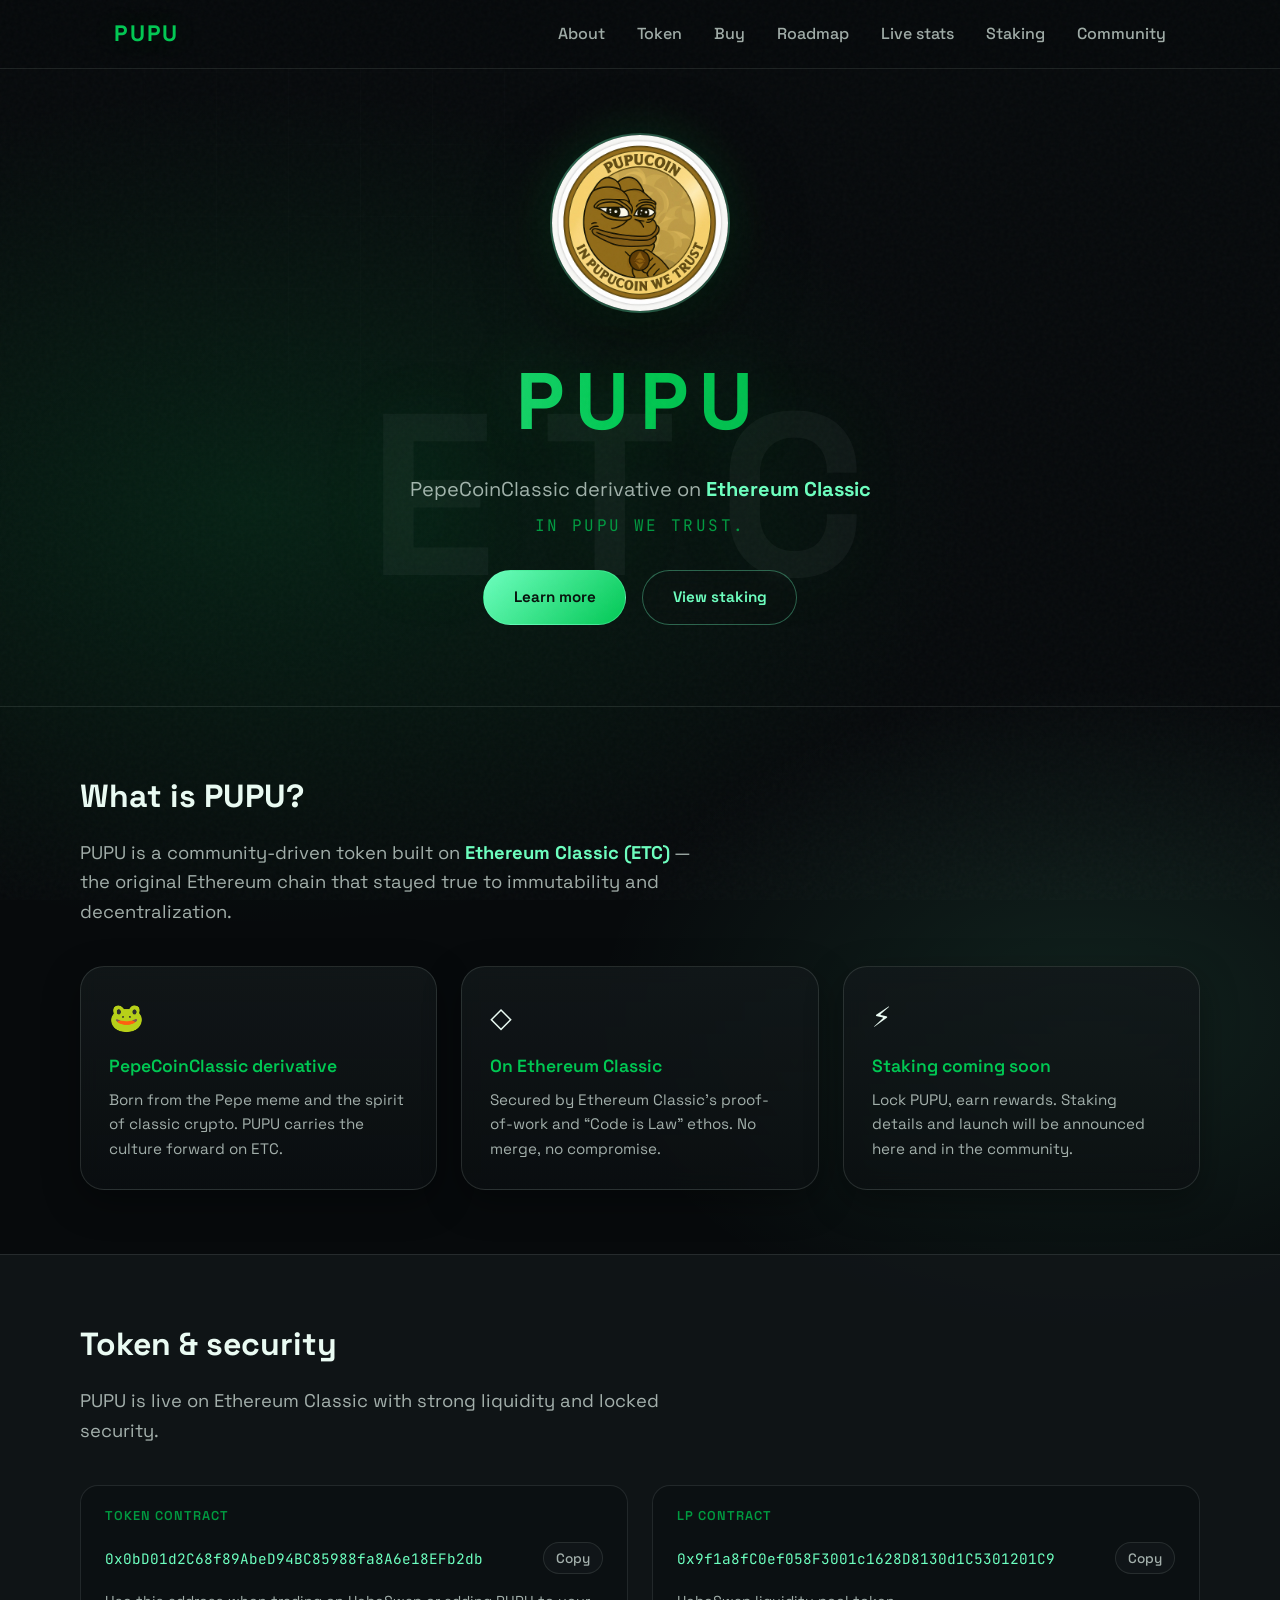
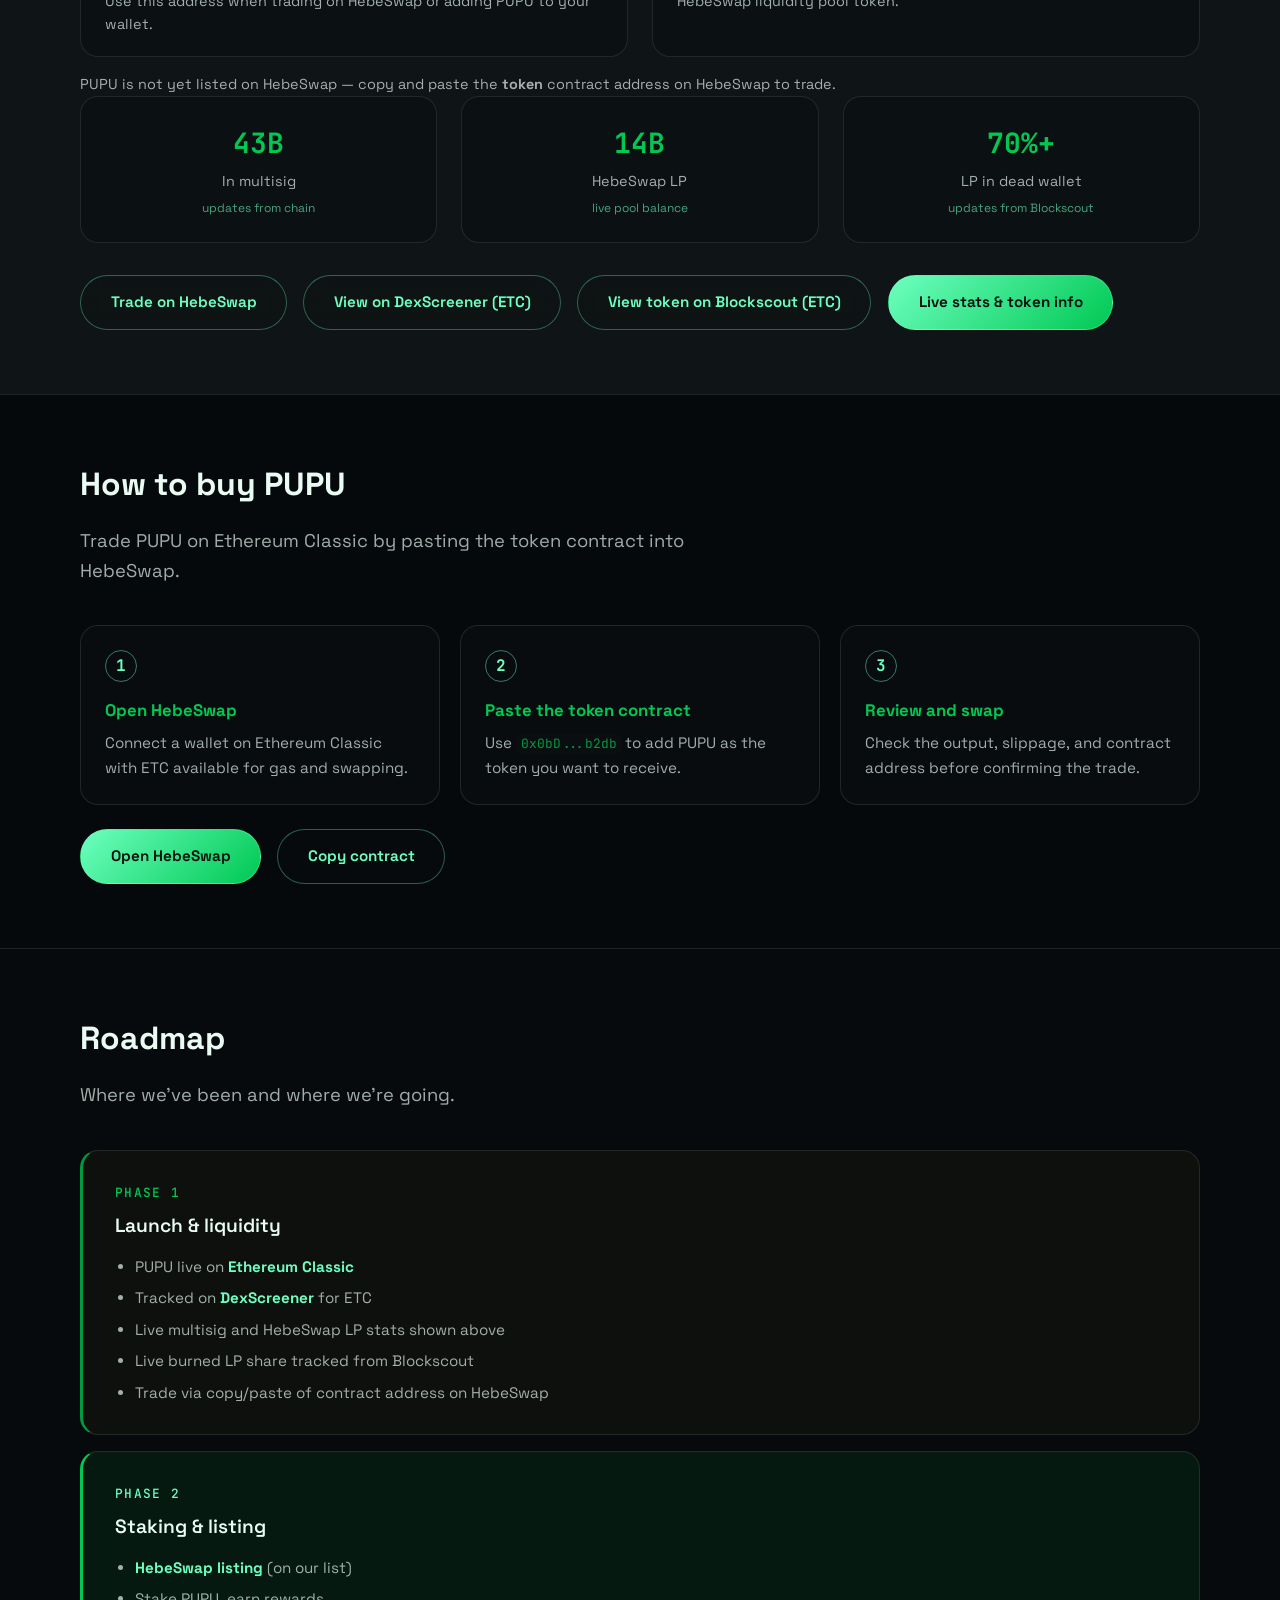
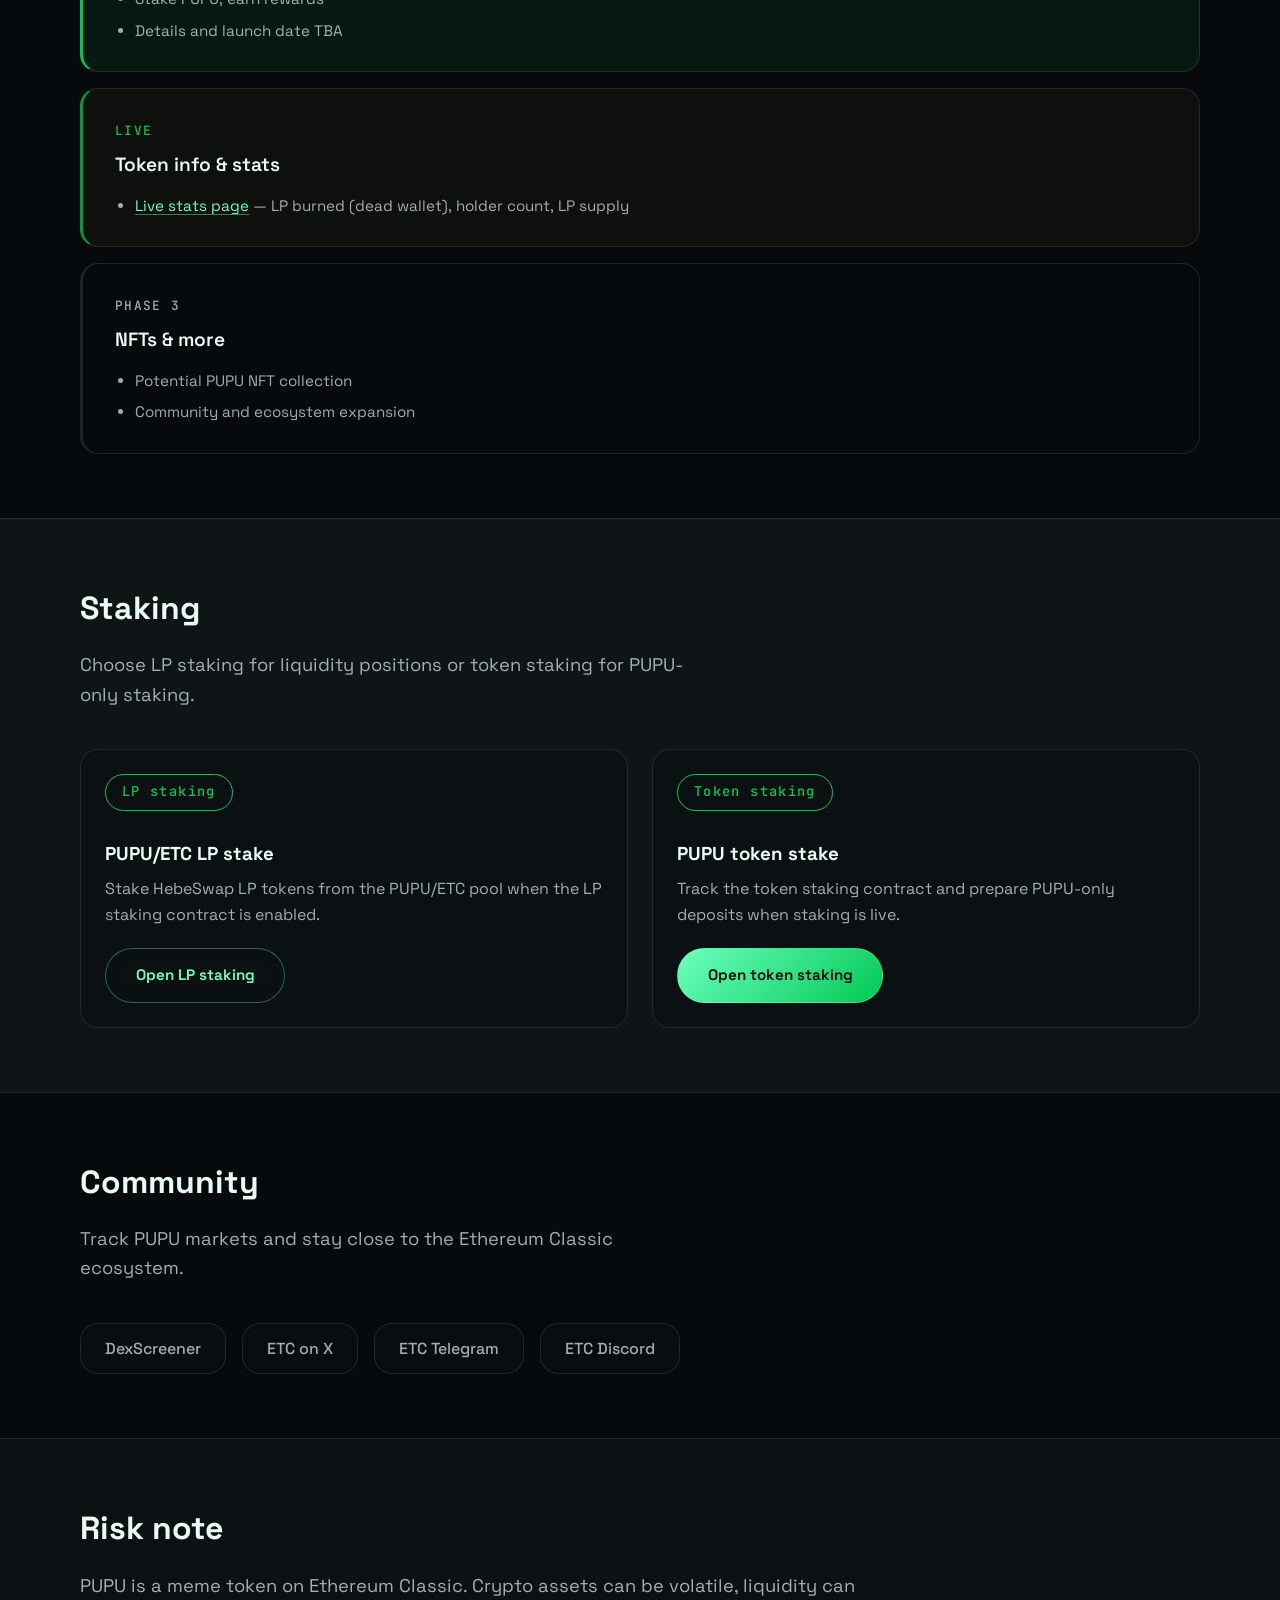
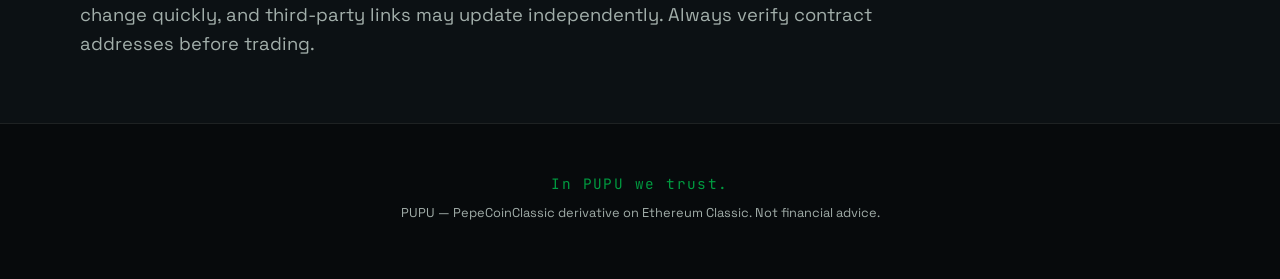
<file: index.html>
<!DOCTYPE html>
<html lang="en">
<head>
  <meta charset="UTF-8" />
  <meta name="viewport" content="width=device-width, initial-scale=1.0" />
  <title>PUPU — PepeCoinClassic on Ethereum Classic</title>
  <meta name="description" content="PUPU is a PepeCoinClassic derivative on Ethereum Classic. In PUPU we trust. Staking coming soon." />
  <meta property="og:type" content="website" />
  <meta property="og:title" content="PUPU — PepeCoinClassic on Ethereum Classic" />
  <meta property="og:description" content="Live PUPU token stats, liquidity, and security data on Ethereum Classic." />
  <meta property="og:url" content="https://pupu-etc-premium-redesign.onrender.com/" />
  <meta property="og:image" content="https://pupu-etc-premium-redesign.onrender.com/assets/logo.png" />
  <meta name="twitter:card" content="summary_large_image" />
  <meta name="twitter:title" content="PUPU — PepeCoinClassic on Ethereum Classic" />
  <meta name="twitter:description" content="Live PUPU token stats, liquidity, and security data on Ethereum Classic." />
  <meta name="twitter:image" content="https://pupu-etc-premium-redesign.onrender.com/assets/logo.png" />
  <link rel="icon" href="assets/logo.png" type="image/png" />
  <link rel="stylesheet" href="styles.css" />
  <link rel="preconnect" href="https://fonts.googleapis.com" />
  <link rel="preconnect" href="https://fonts.gstatic.com" crossorigin />
  <link href="https://fonts.googleapis.com/css2?family=Space+Grotesk:wght@400;500;600;700&family=JetBrains+Mono:wght@400;500&display=swap" rel="stylesheet" />
</head>
<body>
  <div class="noise"></div>

  <header class="header">
    <nav class="nav">
      <a href="#" class="logo-text">PUPU</a>
      <button type="button" class="nav-toggle" aria-label="Open navigation" aria-expanded="false" aria-controls="primary-nav">
        <span></span>
        <span></span>
        <span></span>
      </button>
      <div class="nav-links" id="primary-nav">
        <a href="#about">About</a>
        <a href="#token">Token</a>
        <a href="#buy">Buy</a>
        <a href="#roadmap">Roadmap</a>
        <a href="token-info.html">Live stats</a>
        <a href="staking.html">Staking</a>
        <a href="#community">Community</a>
      </div>
    </nav>
  </header>

  <main>
    <section class="hero">
      <div class="hero-coin">
        <img src="assets/logo.png" alt="PUPU Coin — Pepe holding Ethereum Classic logo" class="coin-img" />
      </div>
      <h1 class="hero-title">PUPU</h1>
      <p class="hero-tagline">PepeCoinClassic derivative on <strong>Ethereum Classic</strong></p>
      <p class="hero-motto">In PUPU we trust.</p>
      <div class="hero-cta">
        <a href="#about" class="btn btn-primary">Learn more</a>
        <a href="#staking" class="btn btn-outline">View staking</a>
      </div>
    </section>

    <section id="about" class="section about">
      <div class="container">
        <h2>What is PUPU?</h2>
        <p class="lead">PUPU is a community-driven token built on <strong>Ethereum Classic (ETC)</strong> — the original Ethereum chain that stayed true to immutability and decentralization.</p>
        <div class="about-grid">
          <div class="card">
            <span class="card-icon">🐸</span>
            <h3>PepeCoinClassic derivative</h3>
            <p>Born from the Pepe meme and the spirit of classic crypto. PUPU carries the culture forward on ETC.</p>
          </div>
          <div class="card">
            <span class="card-icon">◇</span>
            <h3>On Ethereum Classic</h3>
            <p>Secured by Ethereum Classic’s proof-of-work and “Code is Law” ethos. No merge, no compromise.</p>
          </div>
          <div class="card">
            <span class="card-icon">⚡</span>
            <h3>Staking coming soon</h3>
            <p>Lock PUPU, earn rewards. Staking details and launch will be announced here and in the community.</p>
          </div>
        </div>
      </div>
    </section>

    <section id="token" class="section token">
      <div class="container">
        <h2>Token &amp; security</h2>
        <p class="lead">PUPU is live on Ethereum Classic with strong liquidity and locked security.</p>
        <div class="contracts-block">
          <div class="contract-address">
            <span class="contract-label">Token contract</span>
            <div class="contract-row">
              <code class="contract-code" id="pupu-token-contract">0x0bD01d2C68f89AbeD94BC85988fa8A6e18EFb2db</code>
              <button type="button" class="contract-copy" data-copy="pupu-token-contract" title="Copy address">Copy</button>
            </div>
            <p class="contract-note">Use this address when trading on HebeSwap or adding PUPU to your wallet.</p>
          </div>
          <div class="contract-address">
            <span class="contract-label">LP contract</span>
            <div class="contract-row">
              <code class="contract-code" id="pupu-lp-contract">0x9f1a8fC0ef058F3001c1628D8130d1C5301201C9</code>
              <button type="button" class="contract-copy" data-copy="pupu-lp-contract" title="Copy address">Copy</button>
            </div>
            <p class="contract-note">HebeSwap liquidity pool token.</p>
          </div>
        </div>
        <p class="contract-note contract-note-main">PUPU is not yet listed on HebeSwap — copy and paste the <strong>token</strong> contract address on HebeSwap to trade.</p>
        <div class="token-stats">
          <div class="stat">
            <span class="stat-value" id="home-multisig-pupu">43B</span>
            <span class="stat-label">In multisig</span>
            <span class="stat-meta" id="home-multisig-status">updates from chain</span>
          </div>
          <div class="stat">
            <span class="stat-value" id="home-lp-pupu">14B</span>
            <span class="stat-label">HebeSwap LP</span>
            <span class="stat-meta" id="home-lp-etc">live pool balance</span>
          </div>
          <div class="stat">
            <span class="stat-value" id="home-lp-burned-pct">70%+</span>
            <span class="stat-label">LP in dead wallet</span>
            <span class="stat-meta" id="home-lp-burned-status">updates from Blockscout</span>
          </div>
        </div>
        <div class="token-links">
          <a href="https://app.hebeswap.com/#/" target="_blank" rel="noopener noreferrer" class="btn btn-outline">Trade on HebeSwap</a>
          <a href="https://dexscreener.com/ethereumclassic/0x9f1a8fc0ef058f3001c1628d8130d1c5301201c9" target="_blank" rel="noopener noreferrer" class="btn btn-outline">View on DexScreener (ETC)</a>
          <a href="https://etc.blockscout.com/token/0x0bD01d2C68f89AbeD94BC85988fa8A6e18EFb2db" target="_blank" rel="noopener noreferrer" class="btn btn-outline">View token on Blockscout (ETC)</a>
          <a href="token-info.html" class="btn btn-primary">Live stats &amp; token info</a>
        </div>
      </div>
    </section>

    <section id="buy" class="section buy">
      <div class="container">
        <h2>How to buy PUPU</h2>
        <p class="lead">Trade PUPU on Ethereum Classic by pasting the token contract into HebeSwap.</p>
        <div class="buy-steps">
          <div class="buy-step">
            <span class="buy-step-number">1</span>
            <h3>Open HebeSwap</h3>
            <p>Connect a wallet on Ethereum Classic with ETC available for gas and swapping.</p>
          </div>
          <div class="buy-step">
            <span class="buy-step-number">2</span>
            <h3>Paste the token contract</h3>
            <p>Use <code class="inline-code">0x0bD...b2db</code> to add PUPU as the token you want to receive.</p>
          </div>
          <div class="buy-step">
            <span class="buy-step-number">3</span>
            <h3>Review and swap</h3>
            <p>Check the output, slippage, and contract address before confirming the trade.</p>
          </div>
        </div>
        <div class="token-links buy-actions">
          <a href="https://app.hebeswap.com/#/" target="_blank" rel="noopener noreferrer" class="btn btn-primary">Open HebeSwap</a>
          <a href="#token" class="btn btn-outline">Copy contract</a>
        </div>
      </div>
    </section>

    <section id="roadmap" class="section roadmap">
      <div class="container">
        <h2>Roadmap</h2>
        <p class="lead">Where we’ve been and where we’re going.</p>
        <div class="roadmap-timeline">
          <div class="roadmap-phase roadmap-phase-done">
            <span class="roadmap-phase-label">Phase 1</span>
            <h3>Launch &amp; liquidity</h3>
            <ul>
              <li>PUPU live on <strong>Ethereum Classic</strong></li>
              <li>Tracked on <strong>DexScreener</strong> for ETC</li>
              <li>Live multisig and HebeSwap LP stats shown above</li>
              <li>Live burned LP share tracked from Blockscout</li>
              <li>Trade via copy/paste of contract address on HebeSwap</li>
            </ul>
          </div>
          <div class="roadmap-phase roadmap-phase-current">
            <span class="roadmap-phase-label">Phase 2</span>
            <h3>Staking &amp; listing</h3>
            <ul>
              <li><strong>HebeSwap listing</strong> (on our list)</li>
              <li>Stake PUPU, earn rewards</li>
              <li>Details and launch date TBA</li>
            </ul>
          </div>
          <div class="roadmap-phase roadmap-phase-done">
            <span class="roadmap-phase-label">Live</span>
            <h3>Token info &amp; stats</h3>
            <ul>
              <li><a href="token-info.html">Live stats page</a> — LP burned (dead wallet), holder count, LP supply</li>
            </ul>
          </div>
          <div class="roadmap-phase roadmap-phase-upcoming">
            <span class="roadmap-phase-label">Phase 3</span>
            <h3>NFTs &amp; more</h3>
            <ul>
              <li>Potential PUPU NFT collection</li>
              <li>Community and ecosystem expansion</li>
            </ul>
          </div>
        </div>
      </div>
    </section>

    <section id="staking" class="section staking">
      <div class="container">
        <h2>Staking</h2>
        <p class="lead">Choose LP staking for liquidity positions or token staking for PUPU-only staking.</p>
        <div class="staking-options">
          <article class="staking-option">
            <span class="staking-badge">LP staking</span>
            <h3>PUPU/ETC LP stake</h3>
            <p>Stake HebeSwap LP tokens from the PUPU/ETC pool when the LP staking contract is enabled.</p>
            <a href="staking.html#lp-staking" class="btn btn-outline">Open LP staking</a>
          </article>
          <article class="staking-option">
            <span class="staking-badge">Token staking</span>
            <h3>PUPU token stake</h3>
            <p>Track the token staking contract and prepare PUPU-only deposits when staking is live.</p>
            <a href="staking.html#token-staking" class="btn btn-primary">Open token staking</a>
          </article>
        </div>
      </div>
    </section>

    <section id="community" class="section community">
      <div class="container">
        <h2>Community</h2>
        <p class="lead">Track PUPU markets and stay close to the Ethereum Classic ecosystem.</p>
        <div class="community-links">
          <a href="https://dexscreener.com/ethereumclassic/0x9f1a8fc0ef058f3001c1628d8130d1c5301201c9" target="_blank" rel="noopener noreferrer" class="social-link" aria-label="DexScreener">DexScreener</a>
          <a href="https://x.com/eth_classic" target="_blank" rel="noopener noreferrer" class="social-link" aria-label="Ethereum Classic on X">ETC on X</a>
          <a href="https://t.me/ETCnetwork" target="_blank" rel="noopener noreferrer" class="social-link" aria-label="Ethereum Classic Telegram">ETC Telegram</a>
          <a href="https://ethereumclassic.org/discord" target="_blank" rel="noopener noreferrer" class="social-link" aria-label="Ethereum Classic Discord">ETC Discord</a>
        </div>
      </div>
    </section>

    <section class="section disclaimer">
      <div class="container">
        <h2>Risk note</h2>
        <p class="lead">PUPU is a meme token on Ethereum Classic. Crypto assets can be volatile, liquidity can change quickly, and third-party links may update independently. Always verify contract addresses before trading.</p>
      </div>
    </section>
  </main>

  <footer class="footer">
    <p>In PUPU we trust.</p>
    <p class="footer-small">PUPU — PepeCoinClassic derivative on Ethereum Classic. Not financial advice.</p>
  </footer>

  <script src="script.js"></script>
</body>
</html>
</file>
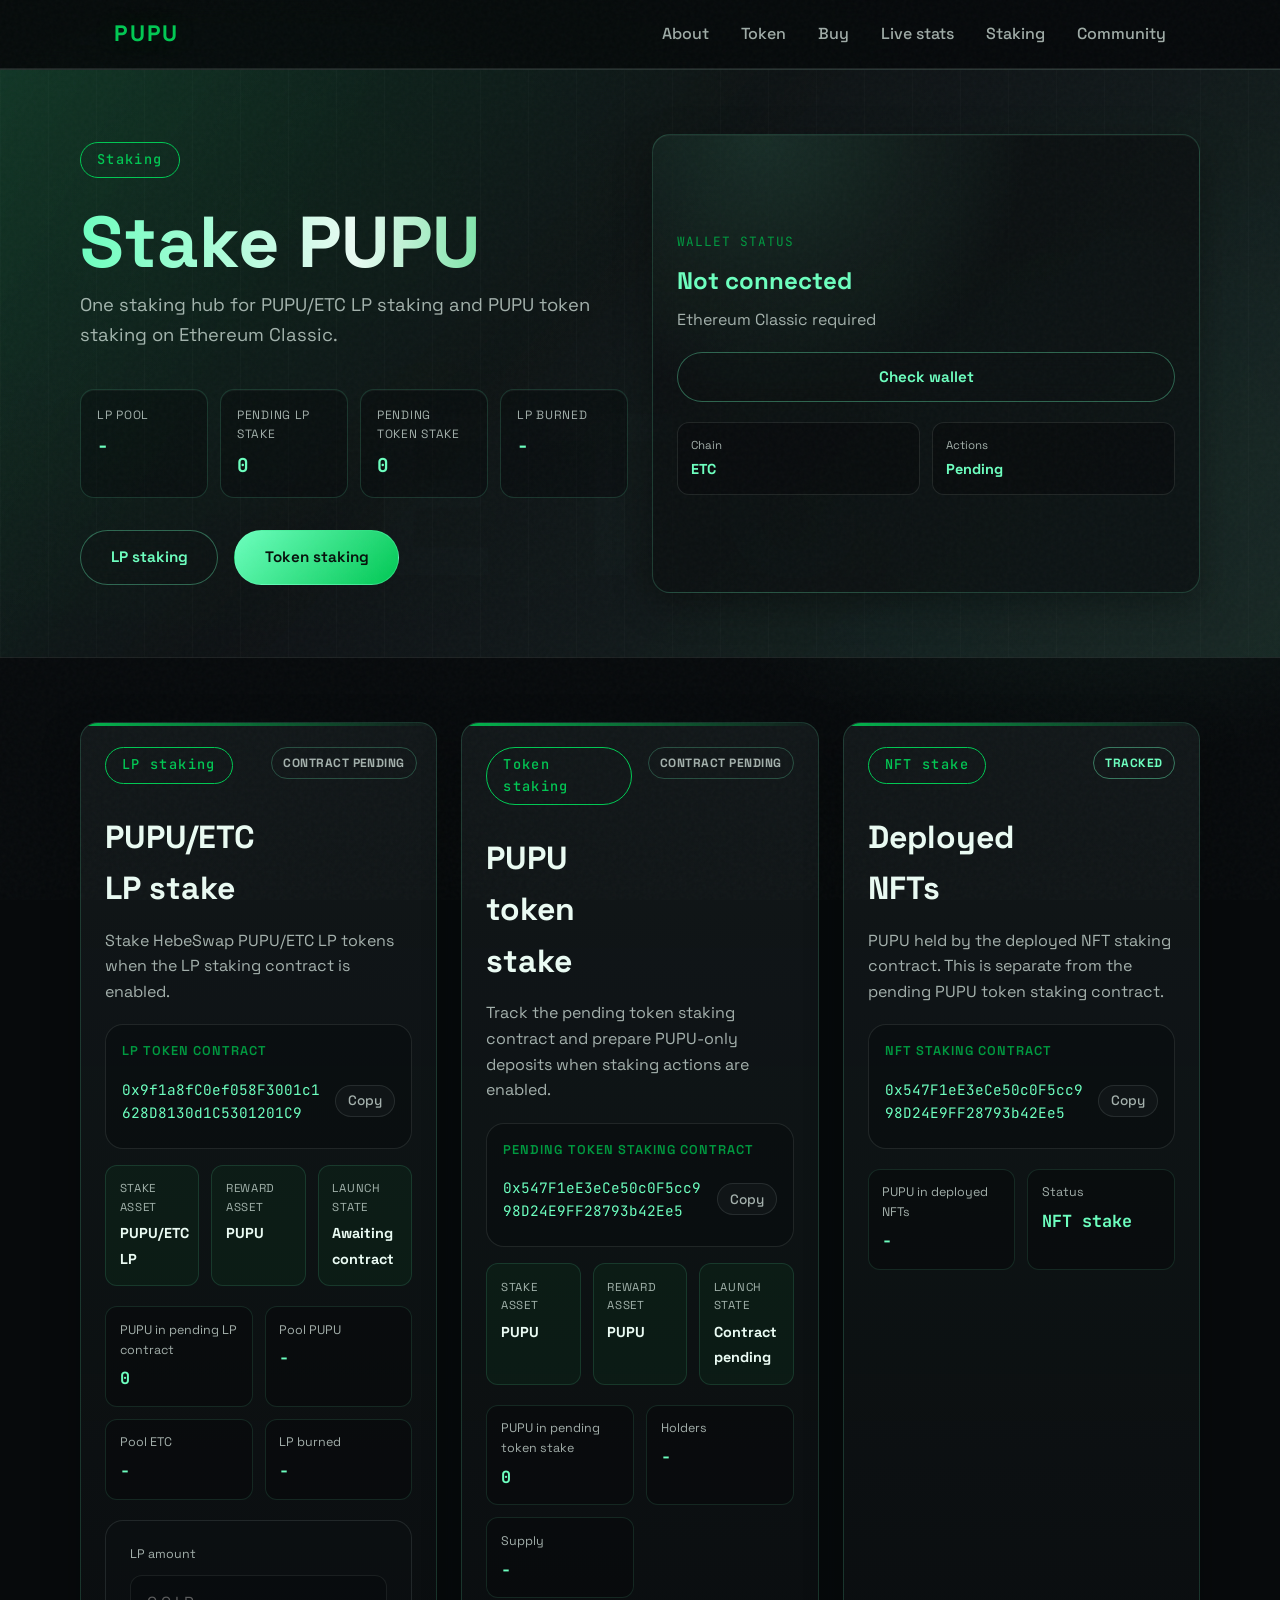
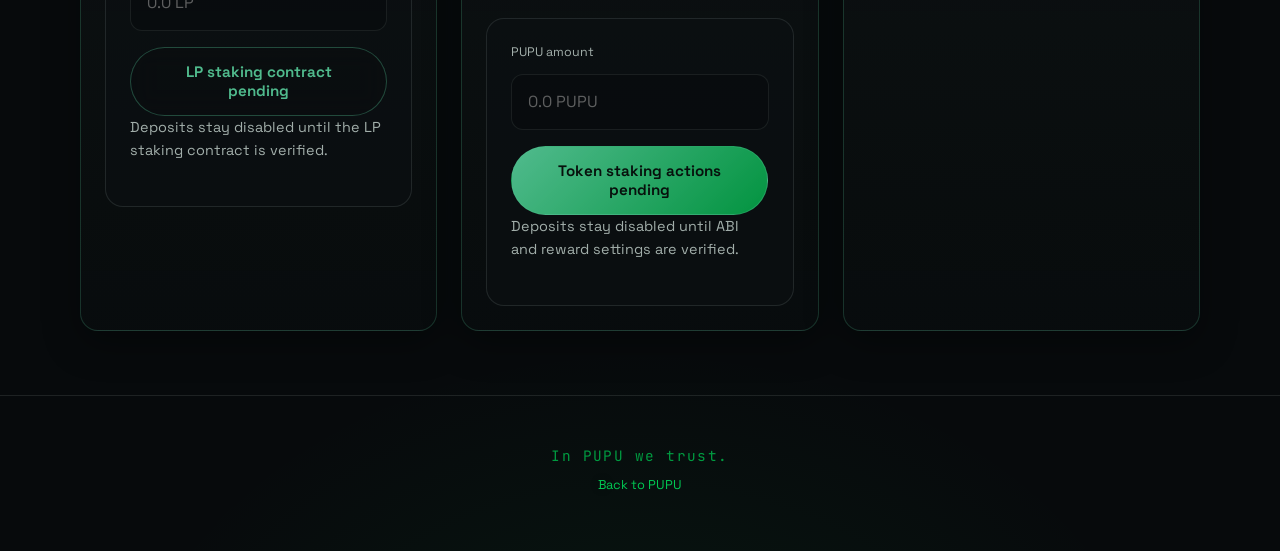
<file: staking.html>
<!DOCTYPE html>
<html lang="en">
<head>
  <meta charset="UTF-8" />
  <meta name="viewport" content="width=device-width, initial-scale=1.0" />
  <title>PUPU - Staking</title>
  <meta name="description" content="PUPU staking for LP tokens and PUPU tokens on Ethereum Classic." />
  <meta property="og:type" content="website" />
  <meta property="og:title" content="PUPU - Staking" />
  <meta property="og:description" content="Prepare and track PUPU LP staking and token staking on Ethereum Classic." />
  <meta property="og:url" content="https://pupu-etc-premium-redesign.onrender.com/staking.html" />
  <meta property="og:image" content="https://pupu-etc-premium-redesign.onrender.com/assets/logo.png" />
  <meta name="twitter:card" content="summary_large_image" />
  <meta name="twitter:title" content="PUPU - Staking" />
  <meta name="twitter:description" content="Prepare and track PUPU LP staking and token staking on Ethereum Classic." />
  <meta name="twitter:image" content="https://pupu-etc-premium-redesign.onrender.com/assets/logo.png" />
  <link rel="icon" href="assets/logo.png" type="image/png" />
  <link rel="stylesheet" href="styles.css" />
  <link rel="preconnect" href="https://fonts.googleapis.com" />
  <link rel="preconnect" href="https://fonts.gstatic.com" crossorigin />
  <link href="https://fonts.googleapis.com/css2?family=Space+Grotesk:wght@400;500;600;700&family=JetBrains+Mono:wght@400;500&display=swap" rel="stylesheet" />
</head>
<body data-staking-page="combined">
  <div class="noise"></div>

  <header class="header">
    <nav class="nav">
      <a href="index.html" class="logo-text">PUPU</a>
      <button type="button" class="nav-toggle" aria-label="Open navigation" aria-expanded="false" aria-controls="primary-nav">
        <span></span>
        <span></span>
        <span></span>
      </button>
      <div class="nav-links" id="primary-nav">
        <a href="index.html#about">About</a>
        <a href="index.html#token">Token</a>
        <a href="index.html#buy">Buy</a>
        <a href="token-info.html">Live stats</a>
        <a href="staking.html">Staking</a>
        <a href="index.html#community">Community</a>
      </div>
    </nav>
  </header>

  <main>
    <section class="section staking-page-hero">
      <div class="container staking-page-grid">
        <div class="staking-hero-copy">
          <span class="staking-badge">Staking</span>
          <h1 class="page-title">Stake PUPU</h1>
          <p class="lead">One staking hub for PUPU/ETC LP staking and PUPU token staking on Ethereum Classic.</p>
          <div class="staking-hero-metrics">
            <div>
              <span>LP pool</span>
              <strong id="hero-pool-pupu">-</strong>
            </div>
            <div>
              <span>Pending LP stake</span>
              <strong>0</strong>
            </div>
            <div>
              <span>Pending token stake</span>
              <strong>0</strong>
            </div>
            <div>
              <span>LP burned</span>
              <strong id="hero-lp-burned">-</strong>
            </div>
          </div>
          <div class="staking-actions">
            <a href="#lp-staking" class="btn btn-outline">LP staking</a>
            <a href="#token-staking" class="btn btn-primary">Token staking</a>
          </div>
        </div>
        <div class="stake-panel stake-wallet-panel">
          <span class="stake-panel-label">Wallet status</span>
          <strong id="wallet-status">Not connected</strong>
          <p id="network-status">Ethereum Classic required</p>
          <button type="button" class="btn btn-outline" id="connect-wallet">Check wallet</button>
          <div class="stake-status-list">
            <div><span>Chain</span><strong>ETC</strong></div>
            <div><span>Actions</span><strong>Pending</strong></div>
          </div>
        </div>
      </div>
    </section>

    <section class="section">
      <div class="container staking-hub-grid">
        <article class="staking-card" id="lp-staking">
          <div class="staking-card-header">
            <div>
              <span class="staking-badge">LP staking</span>
              <h2>PUPU/ETC LP stake</h2>
            </div>
            <span class="stake-state-chip">Contract pending</span>
          </div>
          <p>Stake HebeSwap PUPU/ETC LP tokens when the LP staking contract is enabled.</p>

          <div class="contract-address">
            <span class="contract-label">LP token contract</span>
            <div class="contract-row">
              <code class="contract-code" id="staking-lp-contract">0x9f1a8fC0ef058F3001c1628D8130d1C5301201C9</code>
              <button type="button" class="contract-copy" data-copy="staking-lp-contract" title="Copy address">Copy</button>
            </div>
          </div>

          <div class="stake-route">
            <div>
              <span>Stake asset</span>
              <strong>PUPU/ETC LP</strong>
            </div>
            <div>
              <span>Reward asset</span>
              <strong>PUPU</strong>
            </div>
            <div>
              <span>Launch state</span>
              <strong>Awaiting contract</strong>
            </div>
          </div>

          <div class="staking-mini-stats">
            <div>
              <span>PUPU in pending LP contract</span>
              <strong>0</strong>
            </div>
            <div>
              <span>Pool PUPU</span>
              <strong id="stake-pool-pupu">-</strong>
            </div>
            <div>
              <span>Pool ETC</span>
              <strong id="stake-pool-etc">-</strong>
            </div>
            <div>
              <span>LP burned</span>
              <strong id="stake-lp-burned">-</strong>
            </div>
          </div>

          <div class="stake-form">
            <label for="lp-stake-amount">LP amount</label>
            <input id="lp-stake-amount" type="text" inputmode="decimal" placeholder="0.0 LP" disabled />
            <button type="button" class="btn btn-outline" disabled>LP staking contract pending</button>
            <p class="contract-note">Deposits stay disabled until the LP staking contract is verified.</p>
          </div>
        </article>

        <article class="staking-card" id="token-staking">
          <div class="staking-card-header">
            <div>
              <span class="staking-badge">Token staking</span>
              <h2>PUPU token stake</h2>
            </div>
            <span class="stake-state-chip">Contract pending</span>
          </div>
          <p>Track the pending token staking contract and prepare PUPU-only deposits when staking actions are enabled.</p>

          <div class="contract-address">
            <span class="contract-label">Pending token staking contract</span>
            <div class="contract-row">
              <code class="contract-code" id="staking-token-contract">0x547F1eE3eCe50c0F5cc998D24E9FF28793b42Ee5</code>
              <button type="button" class="contract-copy" data-copy="staking-token-contract" title="Copy address">Copy</button>
            </div>
          </div>

          <div class="stake-route">
            <div>
              <span>Stake asset</span>
              <strong>PUPU</strong>
            </div>
            <div>
              <span>Reward asset</span>
              <strong>PUPU</strong>
            </div>
            <div>
              <span>Launch state</span>
              <strong>Contract pending</strong>
            </div>
          </div>

          <div class="staking-mini-stats">
            <div>
              <span>PUPU in pending token stake</span>
              <strong>0</strong>
            </div>
            <div>
              <span>Holders</span>
              <strong id="stake-token-holders">-</strong>
            </div>
            <div>
              <span>Supply</span>
              <strong id="stake-token-supply">-</strong>
            </div>
          </div>

          <div class="stake-form">
            <label for="token-stake-amount">PUPU amount</label>
            <input id="token-stake-amount" type="text" inputmode="decimal" placeholder="0.0 PUPU" disabled />
            <button type="button" class="btn btn-primary" disabled>Token staking actions pending</button>
            <p class="contract-note">Deposits stay disabled until ABI and reward settings are verified.</p>
          </div>
        </article>

        <article class="staking-card nft-stake-card" id="nft-stake">
          <div class="staking-card-header">
            <div>
              <span class="staking-badge">NFT stake</span>
              <h2>Deployed NFTs</h2>
            </div>
            <span class="stake-state-chip stake-state-chip-live">Tracked</span>
          </div>
          <p>PUPU held by the deployed NFT staking contract. This is separate from the pending PUPU token staking contract.</p>

          <div class="contract-address">
            <span class="contract-label">NFT staking contract</span>
            <div class="contract-row">
              <code class="contract-code" id="staking-nft-contract">0x547F1eE3eCe50c0F5cc998D24E9FF28793b42Ee5</code>
              <button type="button" class="contract-copy" data-copy="staking-nft-contract" title="Copy address">Copy</button>
            </div>
          </div>

          <div class="staking-mini-stats nft-mini-stats">
            <div>
              <span>PUPU in deployed NFTs</span>
              <strong id="stake-nft-balance">-</strong>
            </div>
            <div>
              <span>Status</span>
              <strong>NFT stake</strong>
            </div>
          </div>
        </article>
      </div>
    </section>
  </main>

  <footer class="footer">
    <p>In PUPU we trust.</p>
    <p class="footer-small"><a href="index.html">Back to PUPU</a></p>
  </footer>

  <script src="staking.js"></script>
</body>
</html>
</file>
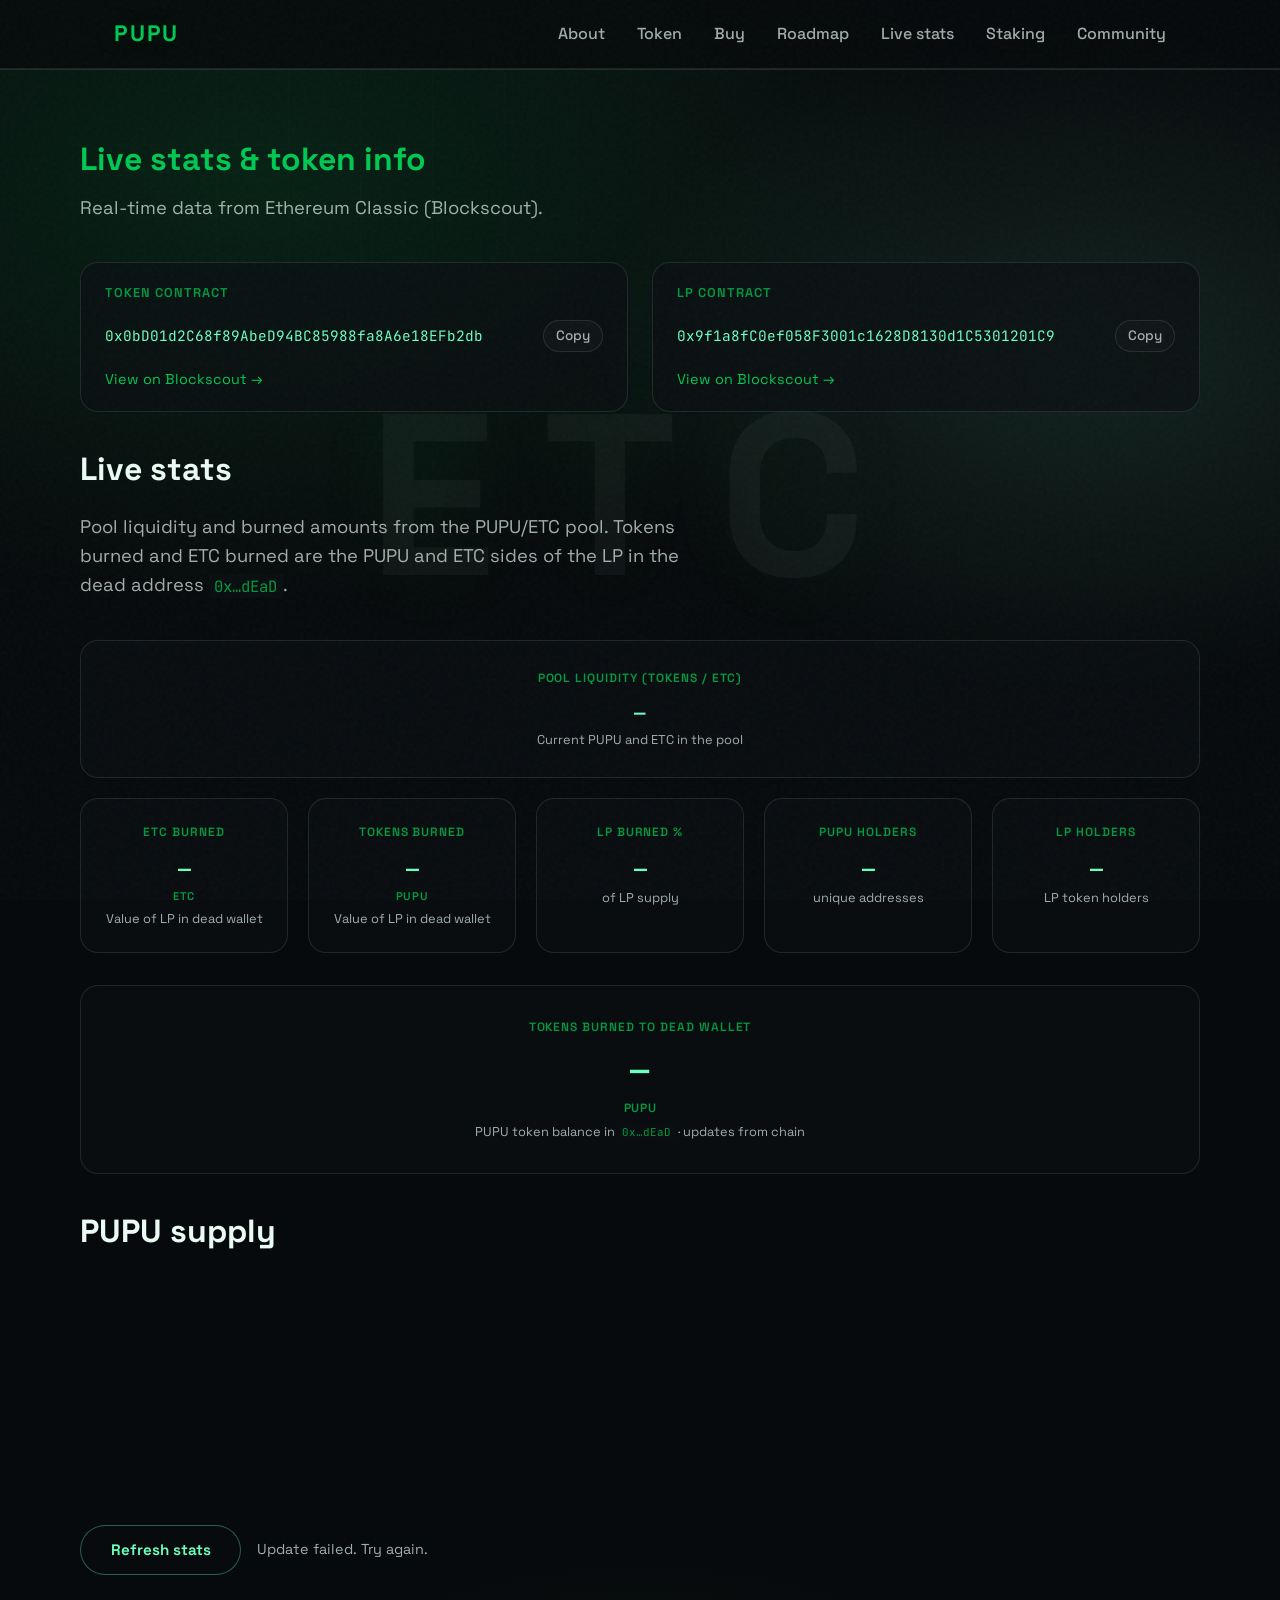
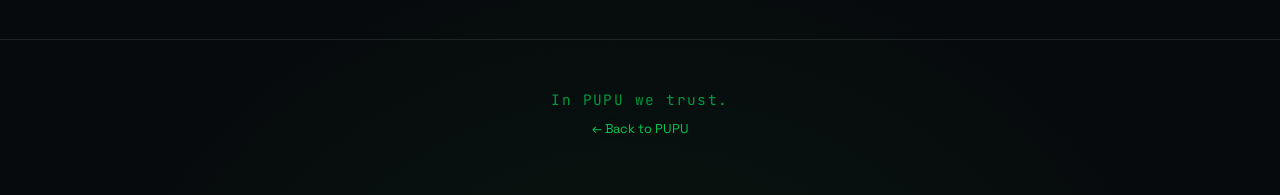
<file: token-info.html>
<!DOCTYPE html>
<html lang="en">
<head>
  <meta charset="UTF-8" />
  <meta name="viewport" content="width=device-width, initial-scale=1.0" />
  <title>PUPU — Live stats &amp; token info</title>
  <meta name="description" content="Live PUPU token, pool, burned LP, and holder stats on Ethereum Classic." />
  <meta property="og:type" content="website" />
  <meta property="og:title" content="PUPU — Live stats & token info" />
  <meta property="og:description" content="Live PUPU token, pool, burned LP, and holder stats on Ethereum Classic." />
  <meta property="og:url" content="https://pupu-etc-premium-redesign.onrender.com/token-info.html" />
  <meta property="og:image" content="https://pupu-etc-premium-redesign.onrender.com/assets/logo.png" />
  <meta name="twitter:card" content="summary_large_image" />
  <meta name="twitter:title" content="PUPU — Live stats & token info" />
  <meta name="twitter:description" content="Live PUPU token, pool, burned LP, and holder stats on Ethereum Classic." />
  <meta name="twitter:image" content="https://pupu-etc-premium-redesign.onrender.com/assets/logo.png" />
  <link rel="icon" href="assets/logo.png" type="image/png" />
  <link rel="stylesheet" href="styles.css" />
  <link rel="preconnect" href="https://fonts.googleapis.com" />
  <link rel="preconnect" href="https://fonts.gstatic.com" crossorigin />
  <link href="https://fonts.googleapis.com/css2?family=Space+Grotesk:wght@400;500;600;700&family=JetBrains+Mono:wght@400;500&display=swap" rel="stylesheet" />
</head>
<body>
  <div class="noise"></div>

  <header class="header">
    <nav class="nav">
      <a href="index.html" class="logo-text">PUPU</a>
      <button type="button" class="nav-toggle" aria-label="Open navigation" aria-expanded="false" aria-controls="primary-nav">
        <span></span>
        <span></span>
        <span></span>
      </button>
      <div class="nav-links" id="primary-nav">
        <a href="index.html#about">About</a>
        <a href="index.html#token">Token</a>
        <a href="index.html#buy">Buy</a>
        <a href="index.html#roadmap">Roadmap</a>
        <a href="token-info.html">Live stats</a>
        <a href="staking.html">Staking</a>
        <a href="index.html#community">Community</a>
      </div>
    </nav>
  </header>

  <main>
    <section class="section">
      <div class="container">
        <h1 class="page-title">Live stats &amp; token info</h1>
        <p class="lead">Real-time data from Ethereum Classic (Blockscout).</p>

        <div class="contracts-block contracts-block-page">
          <div class="contract-address">
            <span class="contract-label">Token contract</span>
            <div class="contract-row">
              <code class="contract-code" id="stats-token-contract">0x0bD01d2C68f89AbeD94BC85988fa8A6e18EFb2db</code>
              <button type="button" class="contract-copy" data-copy="stats-token-contract" title="Copy address">Copy</button>
            </div>
            <a href="https://etc.blockscout.com/token/0x0bD01d2C68f89AbeD94BC85988fa8A6e18EFb2db" target="_blank" rel="noopener noreferrer" class="contract-link">View on Blockscout →</a>
          </div>
          <div class="contract-address">
            <span class="contract-label">LP contract</span>
            <div class="contract-row">
              <code class="contract-code" id="stats-lp-contract">0x9f1a8fC0ef058F3001c1628D8130d1C5301201C9</code>
              <button type="button" class="contract-copy" data-copy="stats-lp-contract" title="Copy address">Copy</button>
            </div>
            <a href="https://etc.blockscout.com/token/0x9f1a8fC0ef058F3001c1628D8130d1C5301201C9" target="_blank" rel="noopener noreferrer" class="contract-link">View on Blockscout →</a>
          </div>
        </div>

        <h2 class="stats-heading">Live stats</h2>
        <p class="lead">Pool liquidity and burned amounts from the PUPU/ETC pool. Tokens burned and ETC burned are the PUPU and ETC sides of the LP in the dead address <code class="inline-code">0x…dEaD</code>.</p>
        <div class="live-stats-grid">
          <div class="stat-card stat-card-wide">
            <span class="stat-card-label">Pool liquidity (tokens / ETC)</span>
            <span class="stat-card-value stat-card-value-multi" id="pool-liquidity">—</span>
            <span class="stat-card-sublabel">Current PUPU and ETC in the pool</span>
          </div>
          <div class="stat-card">
            <span class="stat-card-label">ETC burned</span>
            <span class="stat-card-value" id="etc-burned">—</span>
            <span class="stat-card-unit">ETC</span>
            <span class="stat-card-sublabel">Value of LP in dead wallet</span>
          </div>
          <div class="stat-card">
            <span class="stat-card-label">Tokens burned</span>
            <span class="stat-card-value" id="tokens-burned">—</span>
            <span class="stat-card-unit">PUPU</span>
            <span class="stat-card-sublabel">Value of LP in dead wallet</span>
          </div>
          <div class="stat-card">
            <span class="stat-card-label">LP burned %</span>
            <span class="stat-card-value" id="lp-burned-pct">—</span>
            <span class="stat-card-sublabel">of LP supply</span>
          </div>
          <div class="stat-card">
            <span class="stat-card-label">PUPU holders</span>
            <span class="stat-card-value" id="token-holders">—</span>
            <span class="stat-card-sublabel">unique addresses</span>
          </div>
          <div class="stat-card">
            <span class="stat-card-label">LP holders</span>
            <span class="stat-card-value" id="lp-holders">—</span>
            <span class="stat-card-sublabel">LP token holders</span>
          </div>
        </div>
        <div class="stat-card stat-card-single">
          <span class="stat-card-label">Tokens burned to dead wallet</span>
          <span class="stat-card-value stat-card-value-large" id="pupu-dead">—</span>
          <span class="stat-card-unit">PUPU</span>
          <span class="stat-card-sublabel">PUPU token balance in <code class="inline-code">0x…dEaD</code> · updates from chain</span>
        </div>
        <h2 class="stats-heading pie-heading">PUPU supply</h2>
        <div class="pie-wrap">
          <div class="pie-container">
            <svg class="pie-svg" id="pupu-pie" viewBox="0 0 100 100" aria-label="PUPU supply distribution">
              <!-- slices drawn by JS -->
            </svg>
          </div>
          <ul class="pie-legend" id="pupu-pie-legend" aria-hidden="true"></ul>
        </div>
        <div class="stats-actions">
          <button type="button" class="btn btn-outline" id="refresh-stats">Refresh stats</button>
          <span class="stats-updated" id="stats-updated"></span>
        </div>
      </div>
    </section>
  </main>

  <footer class="footer">
    <p>In PUPU we trust.</p>
    <p class="footer-small"><a href="index.html">← Back to PUPU</a></p>
  </footer>

  <script src="token-info.js"></script>
</body>
</html>
</file>
<file: styles.css>
/* PUPU — PepeCoinClassic on Ethereum Classic */

:root {
  /* ETC-native premium palette */
  --bg: #070a0c;
  --bg-card: rgba(12, 16, 18, 0.72);
  --surface: rgba(18, 24, 26, 0.78);

  /* Keep variable names for compatibility with existing markup */
  --gold: #00c853;          /* ETC green */
  --gold-light: #6dffbf;
  --gold-dim: #009a40;

  --green: #0b1a14;

  --text: #eafbf3;
  --text-muted: rgba(234, 251, 243, 0.68);
  --border: rgba(234, 251, 243, 0.10);

  --radius: 18px;
  --radius-lg: 24px;

  --font-sans: "Space Grotesk", system-ui, -apple-system, Segoe UI, Roboto, sans-serif;
  --font-mono: "JetBrains Mono", ui-monospace, SFMono-Regular, Menlo, Monaco, Consolas, "Liberation Mono", monospace;

  --glow: rgba(0, 200, 83, 0.35);
  --glow-soft: rgba(0, 200, 83, 0.18);
  --shadow: 0 18px 60px rgba(0, 0, 0, 0.55);
  --shadow-soft: 0 12px 36px rgba(0, 0, 0, 0.35);
}

*,
*::before,
*::after {
  box-sizing: border-box;
}

html {
  scroll-behavior: smooth;
}

body {
  margin: 0;
  font-family: var(--font-sans);
  background: radial-gradient(1200px 700px at 20% 10%, rgba(0, 200, 83, 0.12), transparent 60%),
              radial-gradient(900px 600px at 85% 20%, rgba(109, 255, 191, 0.10), transparent 55%),
              radial-gradient(900px 700px at 50% 110%, rgba(0, 200, 83, 0.08), transparent 60%),
              var(--bg);
  color: var(--text);
  line-height: 1.6;
  min-height: 100vh;
  position: relative;
  overflow-x: hidden;
}

/* Subtle grid + watermark for ETC-native feel */
body::before {
  content: "";
  position: fixed;
  inset: 0;
  pointer-events: none;
  z-index: 0;
  background-image:
    linear-gradient(to right, rgba(234, 251, 243, 0.05) 1px, transparent 1px),
    linear-gradient(to bottom, rgba(234, 251, 243, 0.04) 1px, transparent 1px);
  background-size: 72px 72px;
  mask-image: radial-gradient(circle at 30% 20%, rgba(0,0,0,0.75), rgba(0,0,0,0.0) 60%);
  opacity: 0.45;
}

body::after {
  content: "ETC";
  position: fixed;
  left: 50%;
  top: 55%;
  transform: translate(-50%, -50%);
  font-weight: 700;
  letter-spacing: 0.2em;
  font-size: clamp(5rem, 18vw, 16rem);
  color: rgba(234, 251, 243, 0.04);
  text-shadow: 0 0 80px rgba(0, 200, 83, 0.06);
  pointer-events: none;
  z-index: 0;
  user-select: none;
}


.noise {
  position: fixed;
  inset: 0;
  pointer-events: none;
  z-index: 1000;
  opacity: 0.03;
  background-image: url("data:image/svg+xml,%3Csvg viewBox='0 0 256 256' xmlns='http://www.w3.org/2000/svg'%3E%3Cfilter id='n'%3E%3CfeTurbulence type='fractalNoise' baseFrequency='0.9' numOctaves='4' stitchTiles='stitch'/%3E%3C/filter%3E%3Crect width='100%25' height='100%25' filter='url(%23n)'/%3E%3C/svg%3E");
}

/* Header */
.header {
  position: sticky;
  top: 0;
  z-index: 100;
  background: rgba(7, 10, 12, 0.82);
  backdrop-filter: blur(12px);
  border-bottom: 1px solid var(--border);
}

.nav {
  max-width: 1100px;
  margin: 0 auto;
  padding: 1rem 1.5rem;
  display: flex;
  align-items: center;
  justify-content: space-between;
}

.logo-text {
  font-weight: 700;
  font-size: 1.4rem;
  color: var(--gold);
  text-decoration: none;
  letter-spacing: 0.08em;
  text-transform: uppercase;
  text-shadow: 0 0 28px var(--glow-soft);
}

.nav-links {
  display: flex;
  flex-wrap: wrap;
  gap: 1.25rem 2rem;
}

.nav-links a {
  color: var(--text-muted);
  text-decoration: none;
  font-weight: 500;
  transition: color 0.2s, text-shadow 0.2s;
}

.nav-links a:hover {
  color: var(--gold);
}

.nav-toggle {
  display: none;
  width: 42px;
  height: 42px;
  align-items: center;
  justify-content: center;
  flex-direction: column;
  gap: 5px;
  background: rgba(12, 16, 18, 0.55);
  border: 1px solid var(--border);
  border-radius: 10px;
  cursor: pointer;
}

.nav-toggle span {
  display: block;
  width: 18px;
  height: 2px;
  background: var(--gold-light);
  border-radius: 999px;
}

/* Hero */
.hero {
  text-align: center;
  padding: 4rem 1.5rem 5rem;
  position: relative;
}

.hero-coin {
  width: 180px;
  height: 180px;
  margin: 0 auto 1.5rem;
  border-radius: 50%;
  overflow: hidden;
  background: radial-gradient(circle at 30% 30%, rgba(109, 255, 191, 0.22), transparent 55%);
  border: 2px solid rgba(109, 255, 191, 0.28);
  box-shadow:
    inset 0 0 0 10px rgba(7, 10, 12, 0.28),
    0 22px 70px rgba(0, 0, 0, 0.55),
    0 0 50px var(--glow-soft);
  animation: float 4s ease-in-out infinite;
}

.coin-img {
  display: block;
  width: 100%;
  height: 100%;
  object-fit: cover;
  object-position: center;
  transform: scale(1.13);
}

@keyframes float {
  0%, 100% { transform: translateY(0); }
  50% { transform: translateY(-8px); }
}

.hero-title {
  font-size: clamp(3rem, 10vw, 5rem);
  font-weight: 700;
  letter-spacing: 0.14em;
  margin: 0 0 0.5rem;
  text-transform: uppercase;
  background: linear-gradient(90deg, var(--gold-light), var(--gold), var(--gold-dim));
  -webkit-background-clip: text;
  background-clip: text;
  color: transparent;
  text-shadow: 0 0 70px var(--glow-soft);
}

.hero-tagline {
  font-size: 1.25rem;
  color: var(--text-muted);
  margin: 0 0 0.5rem;
  max-width: 480px;
  margin-left: auto;
  margin-right: auto;
}

.hero-tagline strong {
  color: var(--gold-light);
}

.hero-motto {
  font-family: var(--font-mono);
  font-size: 1rem;
  color: var(--gold-dim);
  margin: 0 0 2rem;
  letter-spacing: 0.15em;
  text-transform: uppercase;
}

.hero-cta {
  display: flex;
  flex-wrap: wrap;
  gap: 1rem;
  justify-content: center;
}

.btn {
  display: inline-block;
  padding: 0.9rem 1.85rem;
  font-family: var(--font-sans);
  font-weight: 650;
  font-size: 0.95rem;
  text-decoration: none;
  border-radius: 999px;
  transition: transform 0.18s ease, box-shadow 0.18s ease, filter 0.18s ease;
  will-change: transform;
}

.btn:hover {
  transform: translateY(-2px);
}

.btn-primary {
  background: linear-gradient(135deg, var(--gold-light), var(--gold));
  color: #06110b;
  border: 1px solid rgba(109, 255, 191, 0.35);
}

.btn-primary:hover {
  box-shadow: 0 18px 46px var(--glow), var(--shadow-soft);
  filter: brightness(1.03);
}

.btn-primary:hover {
  box-shadow: 0 18px 46px var(--glow), var(--shadow-soft);
}

.btn-outline {
  border: 1px solid rgba(109, 255, 191, 0.35);
  color: var(--gold-light);
  background: rgba(12, 16, 18, 0.25);
  backdrop-filter: blur(10px);
}

.btn-outline:hover {
  background: rgba(0, 200, 83, 0.10);
  box-shadow: 0 0 34px var(--glow-soft);
}

.btn-outline:hover {
  background: rgba(0, 200, 83, 0.10);
  box-shadow: 0 0 34px var(--glow-soft);
}

/* Sections */
.section {
  padding: 4rem 1.5rem;
  border-top: 1px solid var(--border);
}

.container {
  max-width: 1120px;
  margin: 0 auto;
}

.section h2 {
  font-size: 2rem;
  font-weight: 700;
  color: var(--text);
  margin: 0 0 1rem;
}

.section .lead {
  font-size: 1.15rem;
  color: var(--text-muted);
  margin: 0 0 2.5rem;
  max-width: 640px;
}

.section .lead strong {
  color: var(--gold-light);
}

/* About grid */
.about-grid {
  display: grid;
  grid-template-columns: repeat(auto-fit, minmax(260px, 1fr));
  gap: 1.5rem;
}

.card {
  background: linear-gradient(180deg, rgba(18, 24, 26, 0.86), rgba(12, 16, 18, 0.72));
  border: 1px solid rgba(234, 251, 243, 0.12);
  border-radius: var(--radius-lg);
  padding: 1.75rem;
  box-shadow: var(--shadow-soft);
  backdrop-filter: blur(10px);
  transition: transform 0.18s ease, border-color 0.18s ease, box-shadow 0.18s ease;
}

.card:hover {
  transform: translateY(-3px);
  border-color: rgba(0, 200, 83, 0.28);
  box-shadow: var(--shadow), 0 0 46px var(--glow-soft);
}

.card:hover {
  border-color: var(--gold-dim);
  box-shadow: 0 8px 32px rgba(0, 0, 0, 0.3);
}

.card-icon {
  font-size: 1.75rem;
  display: block;
  margin-bottom: 0.75rem;
}

.card h3 {
  font-size: 1.1rem;
  font-weight: 600;
  color: var(--gold);
  margin: 0 0 0.5rem;
}

.card p {
  font-size: 0.95rem;
  color: var(--text-muted);
  margin: 0;
}

/* Token & security */
.token {
  background: var(--surface);
}

.contracts-block {
  display: grid;
  grid-template-columns: repeat(auto-fit, minmax(280px, 1fr));
  gap: 1.5rem;
  margin-bottom: 1rem;
}

.contract-note-main {
  margin-top: 0;
  margin-bottom: 2rem;
}

.contract-address {
  margin-bottom: 0;
  padding: 1.25rem 1.5rem;
  background: var(--bg-card);
  border: 1px solid var(--border);
  border-radius: var(--radius);
}

.contracts-block .contract-address {
  margin-bottom: 0;
}

.contract-label {
  display: block;
  font-size: 0.8rem;
  font-weight: 600;
  color: var(--gold-dim);
  text-transform: uppercase;
  letter-spacing: 0.08em;
  margin-bottom: 0.5rem;
}

.contract-row {
  display: flex;
  flex-wrap: wrap;
  align-items: center;
  gap: 0.75rem;
  padding: 0.5rem 0;
}

.contract-code {
  flex: 1;
  min-width: 0;
  font-family: var(--font-mono);
  font-size: 0.9rem;
  color: var(--gold-light);
  word-break: break-all;
  user-select: all;
}

.contract-copy {
  flex-shrink: 0;
  font-family: var(--font-sans);
  font-size: 0.85rem;
  font-weight: 500;
  padding: 0.4rem 0.75rem;
  background: var(--surface);
  border: 1px solid var(--border);
  border-radius: var(--radius);
  color: var(--text-muted);
  cursor: pointer;
  transition: border-color 0.2s, color 0.2s;
}

.contract-copy:hover {
  border-color: var(--gold);
  color: var(--gold);
}

.contract-copy.copied {
  border-color: var(--gold);
  color: var(--gold);
}

.contract-note {
  font-size: 0.9rem;
  color: var(--text-muted);
  margin: 0.5rem 0 0;
}

.token-stats {
  display: grid;
  grid-template-columns: repeat(auto-fit, minmax(140px, 1fr));
  gap: 1.5rem;
  margin-bottom: 2rem;
}

.stat {
  text-align: center;
  padding: 1.5rem 1rem;
  background: var(--bg-card);
  border: 1px solid var(--border);
  border-radius: var(--radius);
}

.stat-value {
  display: block;
  font-size: 1.75rem;
  font-weight: 700;
  font-family: var(--font-mono);
  color: var(--gold);
  margin-bottom: 0.25rem;
}

.stat-label {
  display: block;
  font-size: 0.9rem;
  color: var(--text-muted);
}

.stat-meta {
  display: block;
  margin-top: 0.35rem;
  font-size: 0.75rem;
  color: rgba(109, 255, 191, 0.62);
}

.token-links {
  display: flex;
  flex-wrap: wrap;
  gap: 1rem;
}

/* Buy */
.buy {
  background: rgba(7, 10, 12, 0.72);
}

.buy-steps {
  display: grid;
  grid-template-columns: repeat(auto-fit, minmax(230px, 1fr));
  gap: 1.25rem;
  margin-bottom: 1.5rem;
}

.buy-step {
  padding: 1.5rem;
  background: var(--bg-card);
  border: 1px solid var(--border);
  border-radius: var(--radius);
}

.buy-step-number {
  display: inline-flex;
  width: 2rem;
  height: 2rem;
  align-items: center;
  justify-content: center;
  margin-bottom: 0.9rem;
  border: 1px solid rgba(109, 255, 191, 0.45);
  border-radius: 50%;
  color: var(--gold-light);
  font-family: var(--font-mono);
  font-weight: 700;
}

.buy-step h3 {
  margin: 0 0 0.5rem;
  color: var(--gold);
  font-size: 1.05rem;
}

.buy-step p {
  margin: 0;
  color: var(--text-muted);
  font-size: 0.95rem;
}

.buy-actions {
  margin-top: 0.5rem;
}

/* Roadmap */
.roadmap {
  background: var(--bg);
}

.roadmap-timeline {
  display: flex;
  flex-direction: column;
  gap: 0;
}

.roadmap-phase {
  padding: 1.75rem 1.5rem;
  border: 1px solid var(--border);
  border-radius: var(--radius);
  margin-bottom: 1rem;
  position: relative;
  padding-left: 2rem;
  border-left: 3px solid var(--border);
}

.roadmap-phase:last-child {
  margin-bottom: 0;
}

.roadmap-phase-done {
  border-left-color: var(--gold-dim);
  background: rgba(139, 115, 32, 0.06);
}

.roadmap-phase-done .roadmap-phase-label {
  color: var(--gold);
}

.roadmap-phase-current {
  border-left-color: var(--gold);
  background: rgba(0, 200, 83, 0.08);
}

.roadmap-phase-current .roadmap-phase-label {
  color: var(--gold-light);
}

.roadmap-phase-upcoming {
  border-left-color: var(--border);
}

.roadmap-phase-upcoming .roadmap-phase-label {
  color: var(--text-muted);
}

.roadmap-phase-label {
  display: inline-block;
  font-family: var(--font-mono);
  font-size: 0.8rem;
  font-weight: 500;
  letter-spacing: 0.1em;
  text-transform: uppercase;
  margin-bottom: 0.5rem;
}

.roadmap-phase h3 {
  font-size: 1.2rem;
  font-weight: 600;
  color: var(--text);
  margin: 0 0 0.75rem;
}

.roadmap-phase ul {
  margin: 0;
  padding-left: 1.25rem;
  color: var(--text-muted);
  font-size: 0.95rem;
  line-height: 1.7;
}

.roadmap-phase li {
  margin-bottom: 0.35rem;
}

.roadmap-phase li:last-child {
  margin-bottom: 0;
}

.roadmap-phase strong {
  color: var(--gold-light);
}

.roadmap-phase a,
.roadmap-phase a:visited {
  color: var(--gold-light);
  text-decoration-color: rgba(109, 255, 191, 0.45);
  text-underline-offset: 0.18em;
}

.roadmap-phase a:hover {
  color: var(--gold);
  text-decoration-color: var(--gold);
}

/* Staking */
.staking {
  background: var(--surface);
}

.staking-teaser {
  background: var(--bg-card);
  border: 1px dashed var(--gold-dim);
  border-radius: var(--radius);
  padding: 2rem;
  text-align: center;
}

.staking-badge {
  display: inline-block;
  font-family: var(--font-mono);
  font-size: 0.85rem;
  font-weight: 500;
  color: var(--gold);
  border: 1px solid var(--gold);
  padding: 0.4rem 1rem;
  border-radius: 999px;
  margin-bottom: 1rem;
  letter-spacing: 0.1em;
}

.staking-teaser p {
  color: var(--text-muted);
  margin: 0;
}

.staking-options,
.staking-hub-grid,
.staking-page-grid,
.stake-workflow {
  display: grid;
  grid-template-columns: repeat(auto-fit, minmax(280px, 1fr));
  gap: 1.5rem;
}

.staking-hub-grid {
  grid-template-columns: repeat(3, minmax(0, 1fr));
  align-items: stretch;
}

.staking-option,
.staking-card,
.stake-panel,
.stake-form {
  background: var(--bg-card);
  border: 1px solid var(--border);
  border-radius: var(--radius);
  padding: 1.5rem;
}

.staking-option h3,
.staking-card h2,
.stake-form h2 {
  margin: 0.75rem 0 0.5rem;
  color: var(--text);
}

.staking-option p,
.staking-card p,
.stake-panel p {
  color: var(--text-muted);
  margin: 0 0 1.25rem;
}

.staking-page-hero {
  background:
    linear-gradient(135deg, rgba(0, 200, 83, 0.12), rgba(7, 10, 12, 0.18) 42%, rgba(109, 255, 191, 0.08)),
    var(--surface);
  overflow: hidden;
  position: relative;
}

.staking-page-hero::before {
  content: "";
  position: absolute;
  inset: 0;
  background-image:
    linear-gradient(120deg, rgba(109, 255, 191, 0.10) 0, transparent 26%),
    linear-gradient(to right, rgba(234, 251, 243, 0.045) 1px, transparent 1px);
  background-size: auto, 48px 48px;
  opacity: 0.45;
  pointer-events: none;
}

.staking-page-grid {
  align-items: stretch;
  position: relative;
}

.staking-hero-copy {
  padding: 0.5rem 0;
}

.staking-hero-copy .page-title {
  font-size: clamp(2.5rem, 7vw, 4.5rem);
  line-height: 1;
  margin-top: 0.7rem;
  margin-bottom: 0.8rem;
  background: linear-gradient(90deg, var(--gold-light), var(--text), var(--gold));
  -webkit-background-clip: text;
  background-clip: text;
  color: transparent;
}

.staking-hero-metrics {
  display: grid;
  grid-template-columns: repeat(4, minmax(0, 1fr));
  gap: 0.75rem;
  margin: 2rem 0;
}

.staking-hero-metrics div {
  padding: 1rem;
  background: rgba(7, 10, 12, 0.44);
  border: 1px solid rgba(109, 255, 191, 0.16);
  border-radius: 14px;
  box-shadow: inset 0 1px 0 rgba(234, 251, 243, 0.04);
}

.staking-hero-metrics span {
  display: block;
  color: var(--text-muted);
  font-size: 0.75rem;
  margin-bottom: 0.35rem;
  text-transform: uppercase;
  letter-spacing: 0.06em;
}

.staking-hero-metrics strong {
  color: var(--gold-light);
  font-family: var(--font-mono);
  font-size: 1.2rem;
}

.staking-actions {
  display: flex;
  flex-wrap: wrap;
  gap: 1rem;
}

.stake-panel-label {
  display: block;
  color: var(--gold-dim);
  font-family: var(--font-mono);
  font-size: 0.8rem;
  letter-spacing: 0.08em;
  margin-bottom: 0.6rem;
  text-transform: uppercase;
}

.stake-panel strong {
  display: block;
  color: var(--gold-light);
  font-size: 1.5rem;
  margin-bottom: 0.4rem;
}

.staking-card {
  scroll-margin-top: 6rem;
  position: relative;
  overflow: hidden;
  background:
    linear-gradient(180deg, rgba(18, 24, 26, 0.92), rgba(8, 12, 13, 0.72)),
    var(--bg-card);
  border-color: rgba(109, 255, 191, 0.16);
  box-shadow: var(--shadow-soft);
}

.staking-card::before {
  content: "";
  position: absolute;
  inset: 0 0 auto;
  height: 3px;
  background: linear-gradient(90deg, var(--gold), transparent);
  opacity: 0.9;
}

.staking-card-header {
  display: flex;
  align-items: flex-start;
  justify-content: space-between;
  gap: 1rem;
  margin-bottom: 0.35rem;
}

.stake-state-chip {
  flex-shrink: 0;
  padding: 0.35rem 0.7rem;
  border: 1px solid rgba(109, 255, 191, 0.24);
  border-radius: 999px;
  color: var(--text-muted);
  font-size: 0.75rem;
  font-weight: 700;
  letter-spacing: 0.04em;
  text-transform: uppercase;
}

.stake-state-chip-live {
  color: var(--gold-light);
  border-color: rgba(109, 255, 191, 0.42);
}

.staking-card .contract-address {
  margin: 1rem 0;
  padding: 1rem;
  background: rgba(7, 10, 12, 0.50);
}

.nft-stake-card {
  grid-column: auto;
}

.nft-mini-stats {
  grid-template-columns: 1fr;
}

.stake-route {
  display: grid;
  grid-template-columns: repeat(3, minmax(0, 1fr));
  gap: 0.75rem;
  margin: 1rem 0;
}

.stake-route div {
  padding: 0.85rem;
  background: rgba(0, 200, 83, 0.055);
  border: 1px solid rgba(109, 255, 191, 0.13);
  border-radius: 12px;
}

.stake-route span {
  display: block;
  color: var(--text-muted);
  font-size: 0.72rem;
  margin-bottom: 0.25rem;
  text-transform: uppercase;
  letter-spacing: 0.06em;
}

.stake-route strong {
  color: var(--text);
  font-size: 0.9rem;
}

.staking-mini-stats {
  display: grid;
  grid-template-columns: repeat(2, minmax(0, 1fr));
  gap: 0.75rem;
  margin: 1.25rem 0;
}

.staking-mini-stats div,
.stake-position-row {
  background: rgba(7, 10, 12, 0.58);
  border: 1px solid rgba(109, 255, 191, 0.12);
  border-radius: 12px;
  padding: 0.85rem;
}

.staking-mini-stats span,
.stake-position-row span,
.stake-form label {
  display: block;
  color: var(--text-muted);
  font-size: 0.78rem;
  margin-bottom: 0.3rem;
}

.staking-mini-stats strong,
.stake-position-row strong {
  color: var(--gold-light);
  font-family: var(--font-mono);
  font-size: 1.05rem;
}

.stake-form input {
  width: 100%;
  margin: 0.35rem 0 1rem;
  padding: 0.9rem 1rem;
  background: rgba(7, 10, 12, 0.55);
  border: 1px solid var(--border);
  border-radius: 12px;
  color: var(--text);
  font: inherit;
}

.stake-form input:disabled {
  opacity: 0.78;
}

.stake-form button {
  width: 100%;
}

.stake-form button:disabled {
  cursor: not-allowed;
  opacity: 0.72;
  transform: none;
}

.stake-wallet-panel {
  align-self: stretch;
  display: flex;
  flex-direction: column;
  justify-content: center;
  border-color: rgba(109, 255, 191, 0.18);
  background:
    radial-gradient(circle at 20% 0%, rgba(109, 255, 191, 0.12), transparent 42%),
    rgba(12, 16, 18, 0.76);
  box-shadow: var(--shadow-soft), inset 0 1px 0 rgba(234, 251, 243, 0.04);
}

.stake-status-list {
  display: grid;
  grid-template-columns: repeat(2, minmax(0, 1fr));
  gap: 0.75rem;
  margin-top: 1.25rem;
}

.stake-status-list div {
  padding: 0.8rem;
  background: rgba(7, 10, 12, 0.48);
  border: 1px solid var(--border);
  border-radius: 12px;
}

.stake-status-list span {
  display: block;
  color: var(--text-muted);
  font-size: 0.72rem;
  margin-bottom: 0.25rem;
}

.stake-status-list strong {
  color: var(--gold-light);
  font-size: 0.9rem;
  margin: 0;
}

/* Community */
.community-links {
  display: flex;
  flex-wrap: wrap;
  gap: 1rem;
}

.social-link {
  display: inline-block;
  padding: 0.75rem 1.5rem;
  background: var(--bg-card);
  border: 1px solid var(--border);
  border-radius: var(--radius);
  color: var(--text-muted);
  text-decoration: none;
  font-weight: 500;
  transition: border-color 0.2s, color 0.2s;
}

.social-link:hover {
  border-color: var(--gold);
  color: var(--gold);
}

/* Disclaimer */
.disclaimer {
  background: rgba(18, 24, 26, 0.58);
}

.disclaimer .lead {
  max-width: 840px;
  margin-bottom: 0;
}

/* Footer */
.footer {
  text-align: center;
  padding: 3rem 1.5rem;
  border-top: 1px solid var(--border);
}

.footer p {
  margin: 0 0 0.5rem;
  color: var(--gold-dim);
  font-family: var(--font-mono);
  font-size: 0.9rem;
  letter-spacing: 0.1em;
}

.footer-small {
  font-size: 0.8rem !important;
  color: var(--text-muted) !important;
  font-family: var(--font-sans) !important;
  letter-spacing: 0 !important;
}

.footer-small a {
  color: var(--gold);
  text-decoration: none;
  text-shadow: 0 0 28px var(--glow-soft);
}

.footer-small a:hover {
  text-decoration: underline;
}

/* Token info / Live stats page */
.page-title {
  font-size: 2rem;
  font-weight: 700;
  color: var(--gold);
  margin: 0 0 0.5rem;
}

.contracts-block-page {
  margin-bottom: 2rem;
}

.contract-link {
  display: inline-block;
  font-size: 0.9rem;
  color: var(--gold);
  margin-top: 0.5rem;
  text-decoration: none;
}

.contract-link:hover {
  text-decoration: underline;
}

.stats-heading {
  margin-top: 2rem;
  margin-bottom: 0.5rem;
}

.inline-code {
  font-family: var(--font-mono);
  font-size: 0.85em;
  padding: 0.1em 0.35em;
  background: var(--bg-card);
  border-radius: 4px;
  color: var(--gold-dim);
}

.live-stats-grid {
  display: grid;
  grid-template-columns: repeat(5, minmax(0, 1fr));
  gap: 1.25rem;
  margin-top: 2rem;
  margin-bottom: 2rem;
}

@media (max-width: 720px) {
  .live-stats-grid {
    grid-template-columns: repeat(2, 1fr);
  }
}

.stat-card {
  background: var(--bg-card);
  border: 1px solid var(--border);
  border-radius: var(--radius);
  padding: 1.5rem 1.25rem;
  text-align: center;
}

.stat-card-label {
  display: block;
  font-size: 0.75rem;
  font-weight: 600;
  color: var(--gold-dim);
  text-transform: uppercase;
  letter-spacing: 0.08em;
  margin-bottom: 0.75rem;
}

.stat-card-value {
  display: block;
  font-family: var(--font-mono);
  font-size: 1.35rem;
  font-weight: 600;
  color: var(--gold-light);
  white-space: nowrap;
  overflow: hidden;
  text-overflow: ellipsis;
  line-height: 1.4;
}

.stat-card-unit {
  display: block;
  font-size: 0.7rem;
  font-weight: 600;
  color: var(--gold-dim);
  text-transform: uppercase;
  letter-spacing: 0.05em;
  margin-top: 0.2rem;
}

.stat-card-sublabel {
  display: block;
  font-size: 0.8rem;
  color: var(--text-muted);
  margin-top: 0.35rem;
  line-height: 1.3;
}

.stat-card-wide {
  grid-column: 1 / -1;
  padding: 1.75rem 1.5rem;
}

.stat-card-single {
  margin-top: 0.5rem;
  margin-bottom: 2rem;
  padding: 2rem 1.5rem;
  text-align: center;
}

.stat-card-single .stat-card-value-large {
  font-size: 2rem;
  letter-spacing: 0.02em;
}

.stat-card-single .stat-card-unit {
  margin-top: 0.35rem;
  font-size: 0.75rem;
}

.stat-card-wide .stat-card-value {
  font-size: 1.2rem;
  white-space: nowrap;
}

.stat-card-value-multi {
  font-size: 1.15rem;
  letter-spacing: 0.02em;
}

.stats-actions {
  display: flex;
  flex-wrap: wrap;
  align-items: center;
  gap: 1rem;
}

.stats-updated {
  font-size: 0.9rem;
  color: var(--text-muted);
}

/* PUPU supply pie */
.pie-heading {
  margin-top: 2.5rem;
  margin-bottom: 1rem;
}

.pie-wrap {
  display: flex;
  flex-wrap: wrap;
  align-items: center;
  justify-content: center;
  gap: 2.5rem;
  margin-bottom: 2rem;
}

.pie-container {
  flex-shrink: 0;
  width: 220px;
  height: 220px;
}

.pie-svg {
  width: 100%;
  height: 100%;
  display: block;
}

.pie-legend {
  list-style: none;
  margin: 0;
  padding: 0;
  display: flex;
  flex-direction: column;
  gap: 0.6rem;
  min-width: 160px;
}

.pie-legend li {
  display: flex;
  align-items: center;
  gap: 0.6rem;
  font-size: 0.9rem;
  color: var(--text-muted);
}

.pie-legend-dot {
  width: 10px;
  height: 10px;
  border-radius: 50%;
  flex-shrink: 0;
}

.pie-legend-label {
  flex: 1;
}

.pie-legend-pct {
  font-family: var(--font-mono);
  font-weight: 500;
  color: var(--gold-dim);
  font-size: 0.85rem;
}

@media (max-width: 980px) {
  .staking-hub-grid {
    grid-template-columns: 1fr;
  }

  .staking-hero-metrics {
    grid-template-columns: repeat(2, minmax(0, 1fr));
  }
}

@media (max-width: 640px) {
  .nav {
    align-items: flex-start;
    flex-wrap: wrap;
    gap: 1rem;
  }

  .nav-toggle {
    display: inline-flex;
    margin-left: auto;
  }

  .nav-links {
    display: none;
    width: 100%;
    flex-direction: column;
    gap: 0.35rem;
    padding-top: 0.25rem;
  }

  .nav-links.is-open {
    display: flex;
  }

  .nav-links a {
    display: block;
    padding: 0.65rem 0;
  }

  .token-stats {
    grid-template-columns: 1fr;
  }

  .staking-hero-metrics,
  .staking-mini-stats,
  .stake-route {
    grid-template-columns: 1fr;
  }

  .staking-card-header {
    flex-direction: column;
  }

  .hero {
    padding: 3rem 1rem 4rem;
  }

  .section {
    padding: 3rem 1rem;
  }
}


/* Ensure content sits above background layers */
.header, main, .section, .hero, .footer {
  position: relative;
  z-index: 1;
}

::selection {
  background: rgba(0, 200, 83, 0.22);
  color: var(--text);
}
</file>
